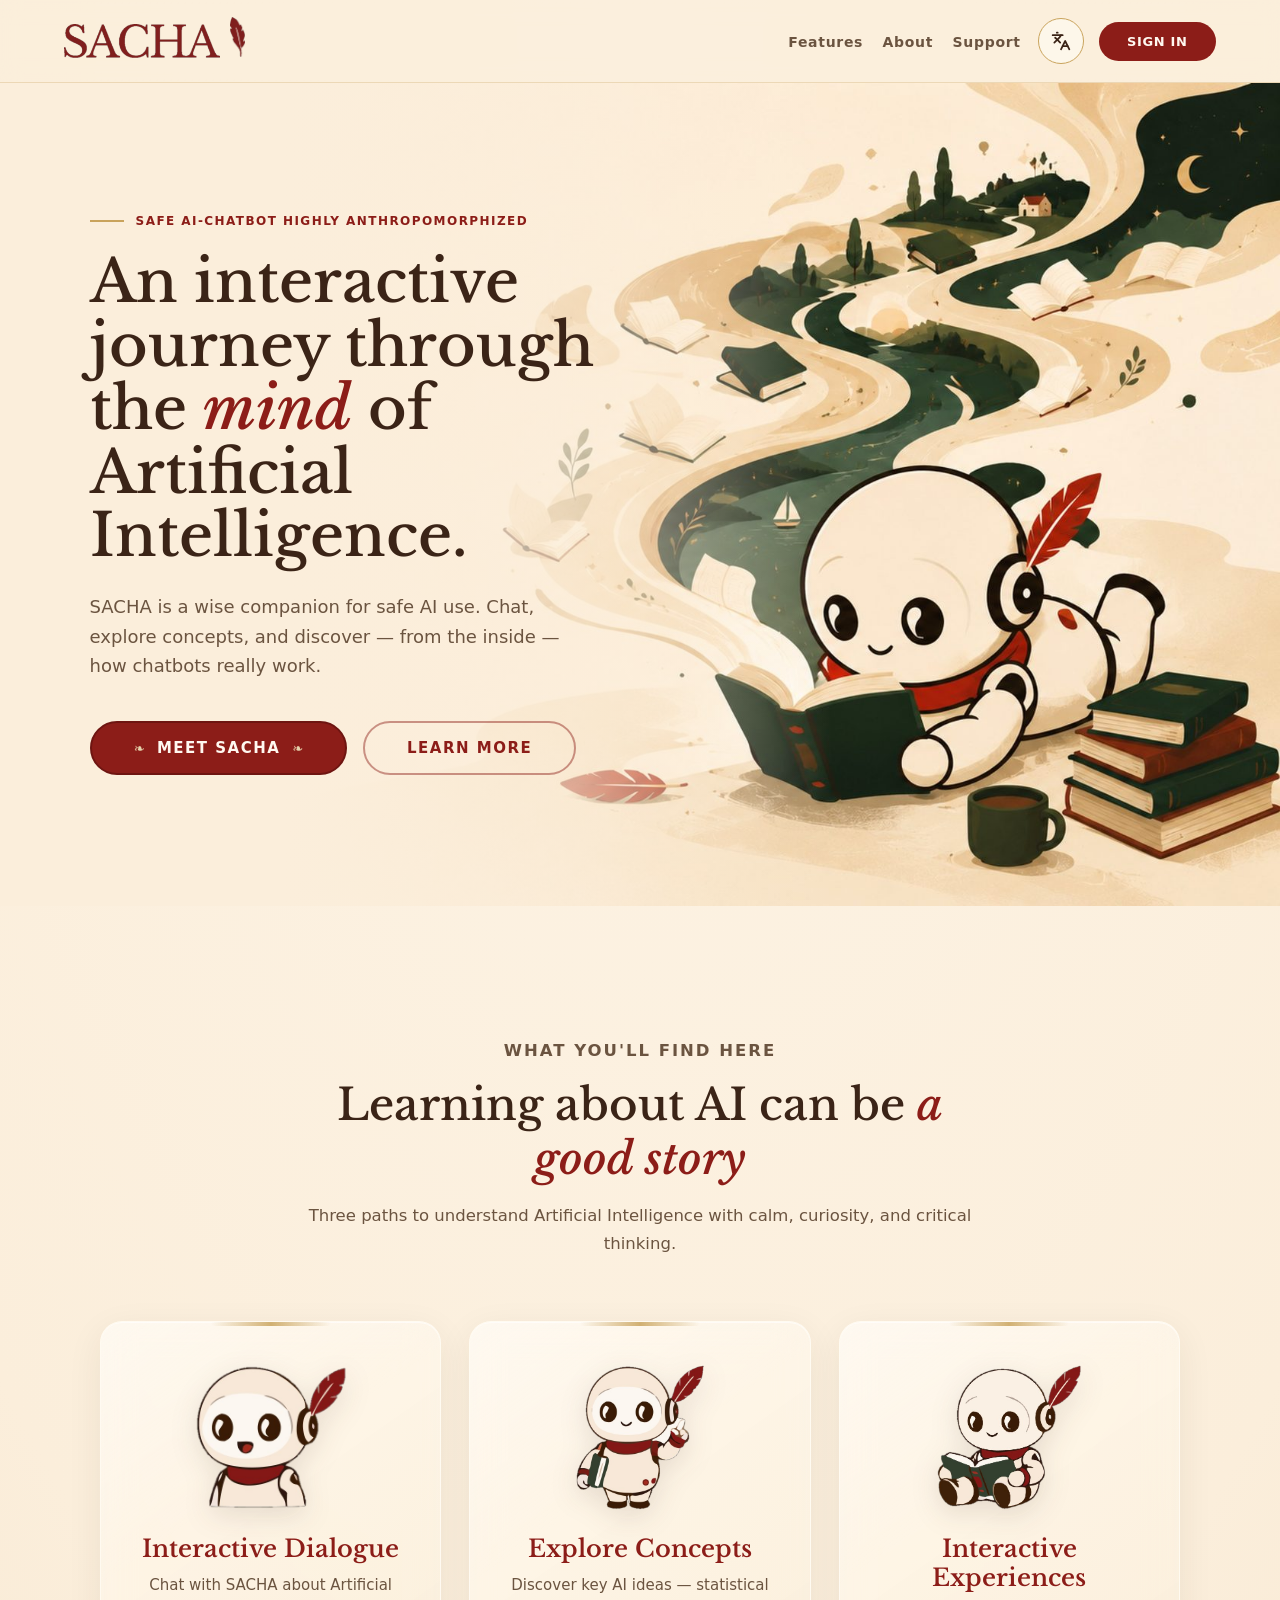
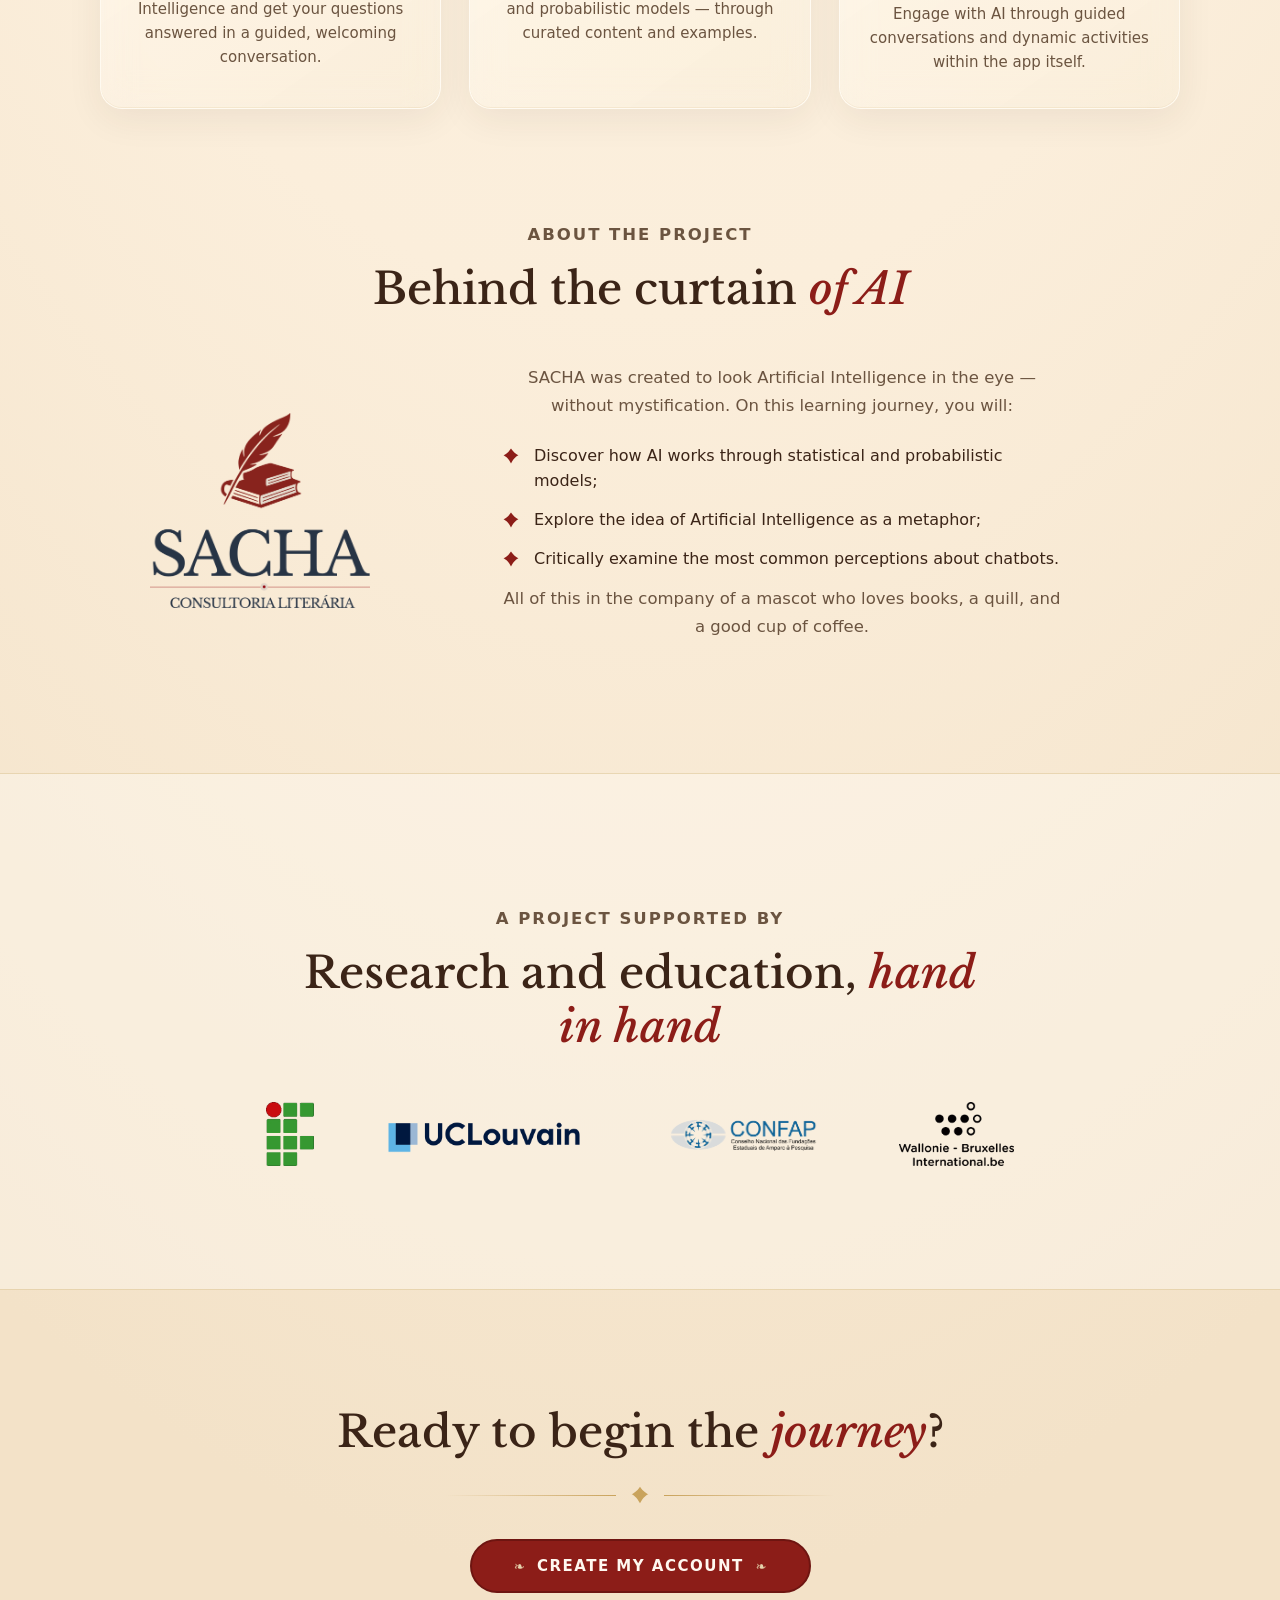
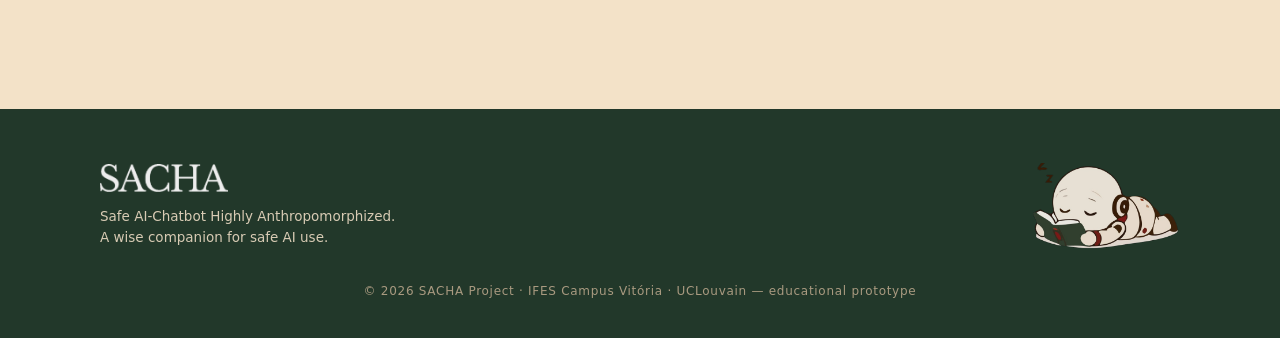
<file: index.html>
<!DOCTYPE html>
<html lang="en">
<head>
<meta charset="UTF-8">
<meta name="viewport" content="width=device-width, initial-scale=1.0">
<title>SACHA — Safe AI-Chatbot Highly Anthropomorphized</title>
<meta name="description" content="SACHA is an educational chatbot: an interactive journey through the mind of Artificial Intelligence.">
<link rel="preconnect" href="https://fonts.googleapis.com">
<link href="https://fonts.googleapis.com/css2?family=Libre+Baskerville:ital,wght@0,400;0,700;1,400&display=swap" rel="stylesheet">
<link rel="stylesheet" href="assets/styles.css">
<link rel="icon" type="image/png" href="assets/avatar.png">
</head>
<body class="paper-bg" data-page="home">

<nav class="nav">
  <a class="brand" href="index.html" data-i18n-aria="nav.home" aria-label="SACHA — home">
    <img class="word" src="assets/logo.png" alt="SACHA">
    <img class="quill" src="assets/feather.png" alt="">
  </a>
  <ul class="nav-links">
    <li class="hide-m"><a href="#recursos" data-i18n="nav.features">Features</a></li>
    <li class="hide-m"><a href="#sobre" data-i18n="nav.about">About</a></li>
    <li class="hide-m"><a href="#apoio" data-i18n="nav.support">Support</a></li>
    <li data-lang-toggle></li>
    <li><a class="btn btn-red" href="login.html" data-i18n="nav.signIn">Sign in</a></li>
  </ul>
</nav>

<header class="hero">
  <div class="hero-fade"></div>
  <div class="hero-inner">
    <p class="eyebrow" data-i18n="hero.eyebrow">Safe AI-Chatbot Highly Anthropomorphized</p>
    <h1 data-i18n-html="hero.title">An interactive journey through the <em>mind</em> of Artificial Intelligence.</h1>
    <p class="lead" data-i18n="hero.lead">
      SACHA is a wise companion for safe AI use. Chat, explore concepts,
      and discover — from the inside — how chatbots really work.
    </p>
    <div class="hero-ctas">
      <a class="btn btn-red" href="login.html" data-i18n="hero.ctaPrimary" data-i18n-wing><span class="wing">❧</span> Meet SACHA <span class="wing">❧</span></a>
      <a class="btn btn-ghost" href="#recursos" data-i18n="hero.ctaSecondary">Learn more</a>
    </div>
  </div>
</header>

<section class="section" id="recursos">
  <div class="section-head">
    <p class="kicker" data-i18n="features.kicker">What you'll find here</p>
    <h2 data-i18n-html="features.title">Learning about AI can be <em>a good story</em></h2>
    <p data-i18n="features.desc">Three paths to understand Artificial Intelligence with calm, curiosity, and critical thinking.</p>
  </div>
  <div class="cards">
    <article class="card">
      <img src="assets/pose-talk.png" data-i18n-alt="card1.alt" alt="SACHA mascot chatting animatedly">
      <h3 data-i18n="card1.title">Interactive Dialogue</h3>
      <p data-i18n="card1.desc">Chat with SACHA about Artificial Intelligence and get your questions answered in a guided, welcoming conversation.</p>
    </article>
    <article class="card">
      <img src="assets/pose-point.png" data-i18n-alt="card2.alt" alt="SACHA mascot pointing upward with a book">
      <h3 data-i18n="card2.title">Explore Concepts</h3>
      <p data-i18n="card2.desc">Discover key AI ideas — statistical and probabilistic models — through curated content and examples.</p>
    </article>
    <article class="card">
      <img src="assets/pose-sit.png" data-i18n-alt="card3.alt" alt="SACHA mascot sitting and reading a book">
      <h3 data-i18n="card3.title">Interactive Experiences</h3>
      <p data-i18n="card3.desc">Engage with AI through guided conversations and dynamic activities within the app itself.</p>
    </article>
  </div>
</section>

<section class="section" id="sobre">
  <div class="section-head" style="margin-bottom:48px">
    <p class="kicker" data-i18n="about.kicker">About the project</p>
    <h2 data-i18n-html="about.title">Behind the curtain <em>of AI</em></h2>
  </div>
  <div class="about">
    <div class="about-side about-side--left">
      <div class="about-brand">
        <img class="about-logo" src="assets/image.png" alt="SACHA — Literary Consultancy">
      </div>
    </div>
    <div class="about-copy">
      <p data-i18n="about.p1">
        SACHA was created to look Artificial Intelligence in the eye — without mystification.
        On this learning journey, you will:
      </p>
      <ul>
        <li><svg width="18" height="18" viewBox="0 0 24 24" fill="currentColor"><path d="M12 2C8 8 4 10 2 11c2 1 6 3 10 11 4-8 8-10 10-11-2-1-6-3-10-9z"/></svg>
          <span data-i18n="about.li1">Discover how AI works through statistical and probabilistic models;</span></li>
        <li><svg width="18" height="18" viewBox="0 0 24 24" fill="currentColor"><path d="M12 2C8 8 4 10 2 11c2 1 6 3 10 11 4-8 8-10 10-11-2-1-6-3-10-9z"/></svg>
          <span data-i18n="about.li2">Explore the idea of Artificial Intelligence as a metaphor;</span></li>
        <li><svg width="18" height="18" viewBox="0 0 24 24" fill="currentColor"><path d="M12 2C8 8 4 10 2 11c2 1 6 3 10 11 4-8 8-10 10-11-2-1-6-3-10-9z"/></svg>
          <span data-i18n="about.li3">Critically examine the most common perceptions about chatbots.</span></li>
      </ul>
      <p data-i18n="about.p2">
        All of this in the company of a mascot who loves books, a quill, and a good cup of coffee.
      </p>
    </div>
  </div>
</section>

<section class="section support" id="apoio">
  <div class="section-head" style="margin-bottom:40px">
    <p class="kicker" data-i18n="support.kicker">A project supported by</p>
    <h2 data-i18n-html="support.title">Research and education, <em>hand in hand</em></h2>
  </div>
  <div class="badges">
    <div class="badge badge-logo"><img src="assets/logo-ifes.png" alt="Instituto Federal do Espírito Santo — Campus Vitória"></div>
    <div class="badge badge-logo"><img src="assets/logo-uclouvain.png" alt="UCLouvain"></div>
    <div class="badge badge-logo"><img src="assets/logo-confap.png" alt="CONFAP"></div>
    <div class="badge badge-logo"><img src="assets/logo-wbi.png" alt="Wallonie-Bruxelles International"></div>
  </div>
</section>

<section class="section cta-final">
  <h2 style="font-family:var(--serif);font-weight:500;font-size:clamp(30px,3.4vw,44px)" data-i18n-html="cta.title">Ready to begin the <em style="color:var(--red)">journey</em>?</h2>
  <div class="ornament">
    <svg width="20" height="20" viewBox="0 0 24 24" fill="currentColor"><path d="M12 2C8 8 4 10 2 11c2 1 6 3 10 11 4-8 8-10 10-11-2-1-6-3-10-9z"/></svg>
  </div>
  <a class="btn btn-red" href="login.html" data-i18n="cta.btn" data-i18n-wing><span class="wing">❧</span> Create my account <span class="wing">❧</span></a>
</section>

<footer class="footer">
  <div class="footer-inner">
    <div>
      <a class="brand" href="index.html"><img class="word" src="assets/logo.png" alt="SACHA"></a>
      <p style="margin-top:14px">
        Safe AI-Chatbot Highly Anthropomorphized.<br>
        <span data-i18n="footer.tagline">A wise companion for safe AI use.</span>
      </p>
    </div>
    <img class="sleep" src="assets/pose-sleep.png" data-i18n-alt="footer.alt" alt="SACHA mascot sleeping on a book">
  </div>
  <small data-i18n="footer.copy">© 2026 SACHA Project · IFES Campus Vitória · UCLouvain — educational prototype</small>
</footer>

<script src="assets/i18n.js"></script>
<script src="assets/app.js"></script>
</body>
</html>
</file>
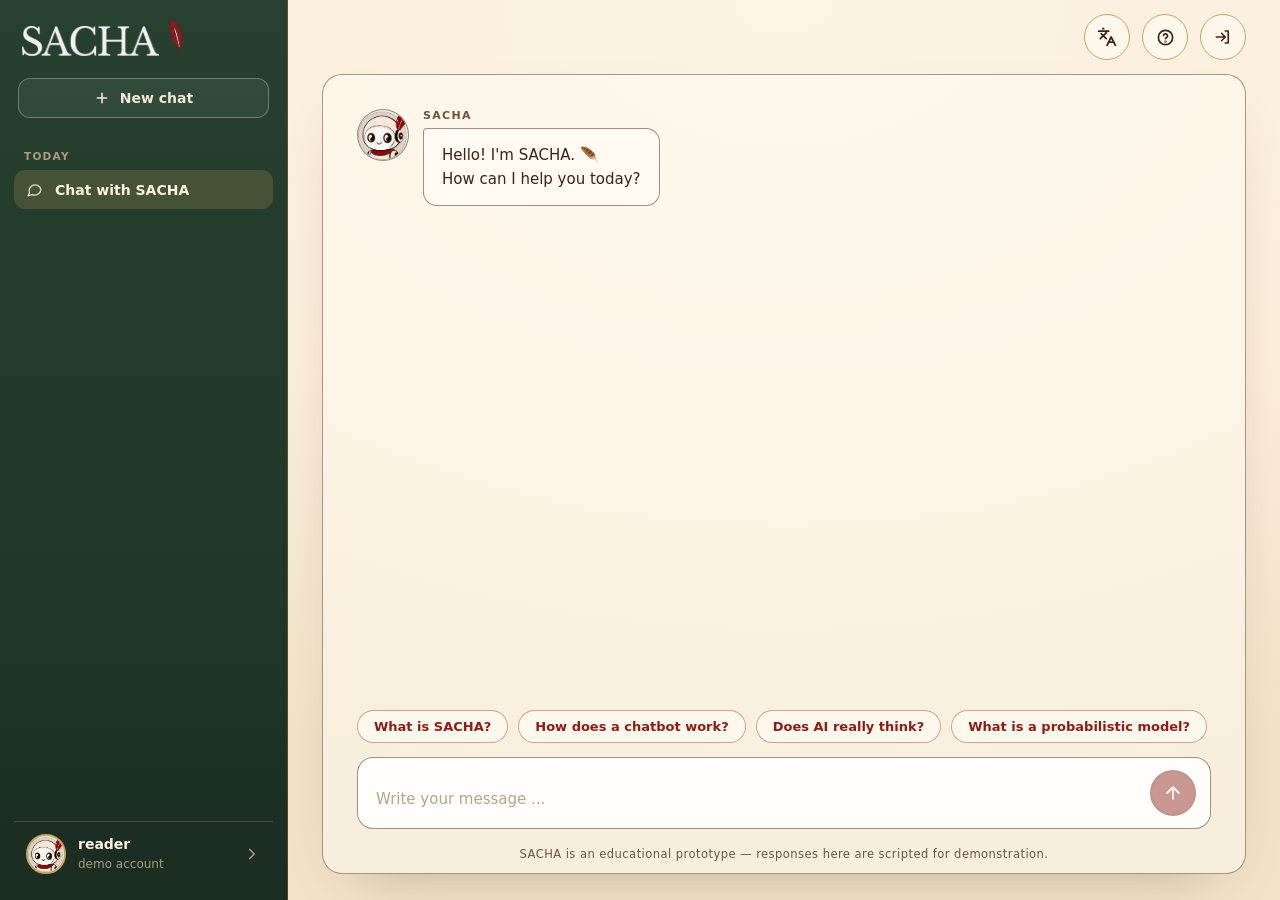
<file: chat.html>
<!DOCTYPE html>
<html lang="en">
<head>
<meta charset="UTF-8">
<meta name="viewport" content="width=device-width, initial-scale=1.0">
<title>Chat with SACHA</title>
<link rel="preconnect" href="https://fonts.googleapis.com">
<link href="https://fonts.googleapis.com/css2?family=Libre+Baskerville:ital,wght@0,400;0,700;1,400&display=swap" rel="stylesheet">
<link rel="stylesheet" href="assets/styles.css">
<link rel="icon" type="image/png" href="assets/avatar.png">
</head>
<body data-page="chat">

<div class="chat-shell">

  <aside class="side" id="sidebar">
    <div class="side-head">
      <a class="brand" href="index.html">
        <img class="word" src="assets/logo.png" alt="SACHA">
        <img class="quill" src="assets/feather.png" alt="">
      </a>
    </div>

    <button class="side-new" id="btnNew">
      <svg width="16" height="16" viewBox="0 0 24 24" fill="none" stroke="currentColor" stroke-width="2.4" stroke-linecap="round"><path d="M12 5v14M5 12h14"/></svg>
      <span data-i18n="chat.newChat">New chat</span>
    </button>

    <nav class="side-nav">
      <p class="side-label" data-i18n="chat.today">Today</p>
      <button class="side-item active">
        <svg width="17" height="17" viewBox="0 0 24 24" fill="none" stroke="currentColor" stroke-width="1.9" stroke-linecap="round" stroke-linejoin="round"><path d="M21 11.5a8.4 8.4 0 0 1-9 8.4 8.9 8.9 0 0 1-3.5-.7L3 21l1.8-4.4A8.4 8.4 0 1 1 21 11.5z"/></svg>
        <span data-i18n="chat.active">Chat with SACHA</span>
      </button>
    </nav>

    <div class="side-user">
      <div class="av"><img src="assets/avatar.png" alt=""></div>
      <div>
        <b id="userName">reader</b>
        <span id="userMail" data-i18n="chat.demoAccount">demo account</span>
      </div>
      <svg width="18" height="18" viewBox="0 0 24 24" fill="none" stroke="currentColor" stroke-width="2.2" stroke-linecap="round" stroke-linejoin="round"><path d="M9 18l6-6-6-6"/></svg>
    </div>
  </aside>
  <div class="side-backdrop" id="backdrop"></div>

  <section class="chat-main">
    <div class="chat-top">
      <a class="icon-btn menu-toggle" id="btnMenu" data-i18n-aria="chat.openMenu" aria-label="Open menu" href="#" style="margin-right:auto">
        <svg width="20" height="20" viewBox="0 0 24 24" fill="none" stroke="currentColor" stroke-width="2.4" stroke-linecap="round"><path d="M4 7h16M4 12h16M4 17h16"/></svg>
      </a>
      <span data-lang-toggle></span>
      <a class="icon-btn" href="intro.html" data-i18n-aria="chat.about" data-i18n-title="chat.about" aria-label="About SACHA" title="About SACHA">
        <svg width="19" height="19" viewBox="0 0 24 24" fill="none" stroke="currentColor" stroke-width="2.1" stroke-linecap="round"><circle cx="12" cy="12" r="9"/><path d="M9.5 9.3a2.6 2.6 0 0 1 5.1.7c0 1.7-2.6 2.2-2.6 3.6"/><circle cx="12" cy="17.3" r=".4" fill="currentColor"/></svg>
      </a>
      <a class="icon-btn" href="index.html" data-i18n-aria="chat.exit" data-i18n-title="chat.exit" aria-label="Leave for home page" title="Leave for home page">
        <svg width="18" height="18" viewBox="0 0 24 24" fill="none" stroke="currentColor" stroke-width="2.1" stroke-linecap="round" stroke-linejoin="round"><path d="M15 4h4v16h-4M10 17l5-5-5-5M15 12H3"/></svg>
      </a>
    </div>

    <div class="chat-panel">
      <div class="msgs" id="msgs" aria-live="polite"></div>

      <div class="suggestions" id="chips">
        <button class="chip" data-i18n="chat.chip1">What is SACHA?</button>
        <button class="chip" data-i18n="chat.chip2">How does a chatbot work?</button>
        <button class="chip" data-i18n="chat.chip3">Does AI really think?</button>
        <button class="chip" data-i18n="chat.chip4">What is a probabilistic model?</button>
      </div>

      <form class="composer" id="composer">
        <textarea id="input" rows="1" data-i18n-placeholder="chat.placeholder" placeholder="Write your message ..." data-i18n-aria="chat.message" aria-label="Message"></textarea>
        <button class="send-btn" id="btnSend" type="submit" data-i18n-aria="chat.send" aria-label="Send" disabled>
          <svg width="20" height="20" viewBox="0 0 24 24" fill="none" stroke="currentColor" stroke-width="2.2" stroke-linecap="round" stroke-linejoin="round"><path d="M12 19V5M5 12l7-7 7 7"/></svg>
        </button>
      </form>
      <p class="composer-note" data-i18n="chat.note">SACHA is an educational prototype — responses here are scripted for demonstration.</p>
    </div>
  </section>
</div>

<div id="toast" role="status"></div>
<script src="assets/i18n.js"></script>
<script src="assets/app.js"></script>
<script>
const msgs = document.getElementById('msgs');
const input = document.getElementById('input');
const composer = document.getElementById('composer');
const btnSend = document.getElementById('btnSend');
const chips = document.getElementById('chips');
const userNameEl = document.getElementById('userName');
let fb = 0;

function isStoredName(name){
  return name && name !== 'leitor(a)' && name !== 'reader';
}

function syncUserName(){
  try{
    const n = sessionStorage.getItem('sachaUser');
    userNameEl.textContent = isStoredName(n) ? n : t('chat.reader');
  }catch(_){
    userNameEl.textContent = t('chat.reader');
  }
}
syncUserName();

function el(html){ const d=document.createElement('div'); d.innerHTML=html.trim(); return d.firstChild; }
function scrollEnd(){ msgs.scrollTop = msgs.scrollHeight; }

function addUser(text){
  msgs.appendChild(el(`
    <div class="msg user">
      <img class="feather-mark" src="assets/feather.png" alt="">
      <div><div class="bubble"></div></div>
    </div>`));
  msgs.lastElementChild.querySelector('.bubble').textContent = text;
  scrollEnd();
}
function addBot(text){
  msgs.appendChild(el(`
    <div class="msg bot">
      <div class="av"><img src="assets/avatar.png" alt=""></div>
      <div><div class="who">SACHA</div><div class="bubble"></div></div>
    </div>`));
  msgs.lastElementChild.querySelector('.bubble').textContent = text;
  scrollEnd();
}
function addTyping(){
  msgs.appendChild(el(`
    <div class="msg bot typing" id="typing">
      <div class="av"><img src="assets/avatar.png" alt=""></div>
      <div><div class="who">SACHA</div><div class="bubble"><span class="dot"></span><span class="dot"></span><span class="dot"></span></div></div>
    </div>`));
  scrollEnd();
}
function removeTyping(){ document.getElementById('typing')?.remove(); }

function reply(text){
  const q = text.toLowerCase();
  for(const item of getChatScript()){
    if(item.k.some(k=>q.includes(k))) return item.r;
  }
  const fallbacks = getChatFallback();
  return fallbacks[(fb++) % fallbacks.length];
}

function send(text){
  text = text.trim();
  if(!text) return;
  addUser(text);
  input.value=''; autoSize(); btnSend.disabled = true;
  setTimeout(addTyping, 350);
  setTimeout(()=>{ removeTyping(); addBot(reply(text)); }, 1300 + Math.random()*800);
}

composer.addEventListener('submit', e=>{ e.preventDefault(); send(input.value); });
input.addEventListener('keydown', e=>{
  if(e.key==='Enter' && !e.shiftKey){ e.preventDefault(); send(input.value); }
});
input.addEventListener('input', ()=>{ btnSend.disabled = !input.value.trim(); autoSize(); });
function autoSize(){ input.style.height='auto'; input.style.height = Math.min(input.scrollHeight,140)+'px'; }

chips.addEventListener('click', e=>{
  if(e.target.classList.contains('chip')) send(e.target.textContent);
});

document.getElementById('btnNew').addEventListener('click', ()=>{
  msgs.innerHTML=''; fb=0; greet(); toast(t('chat.newChatToast'));
});

const sb = document.getElementById('sidebar'), bd = document.getElementById('backdrop');
document.getElementById('btnMenu').addEventListener('click', e=>{
  e.preventDefault(); sb.classList.add('open'); bd.classList.add('show');
});
bd.addEventListener('click', ()=>{ sb.classList.remove('open'); bd.classList.remove('show'); });

function greet(){
  let name='';
  try{ name = sessionStorage.getItem('sachaUser') || ''; }catch(_){}
  if(!isStoredName(name)) name = '';
  addBot(getChatGreet(name));
}

document.addEventListener('sacha:langchange', syncUserName);

greet();
</script>
</body>
</html>
</file>
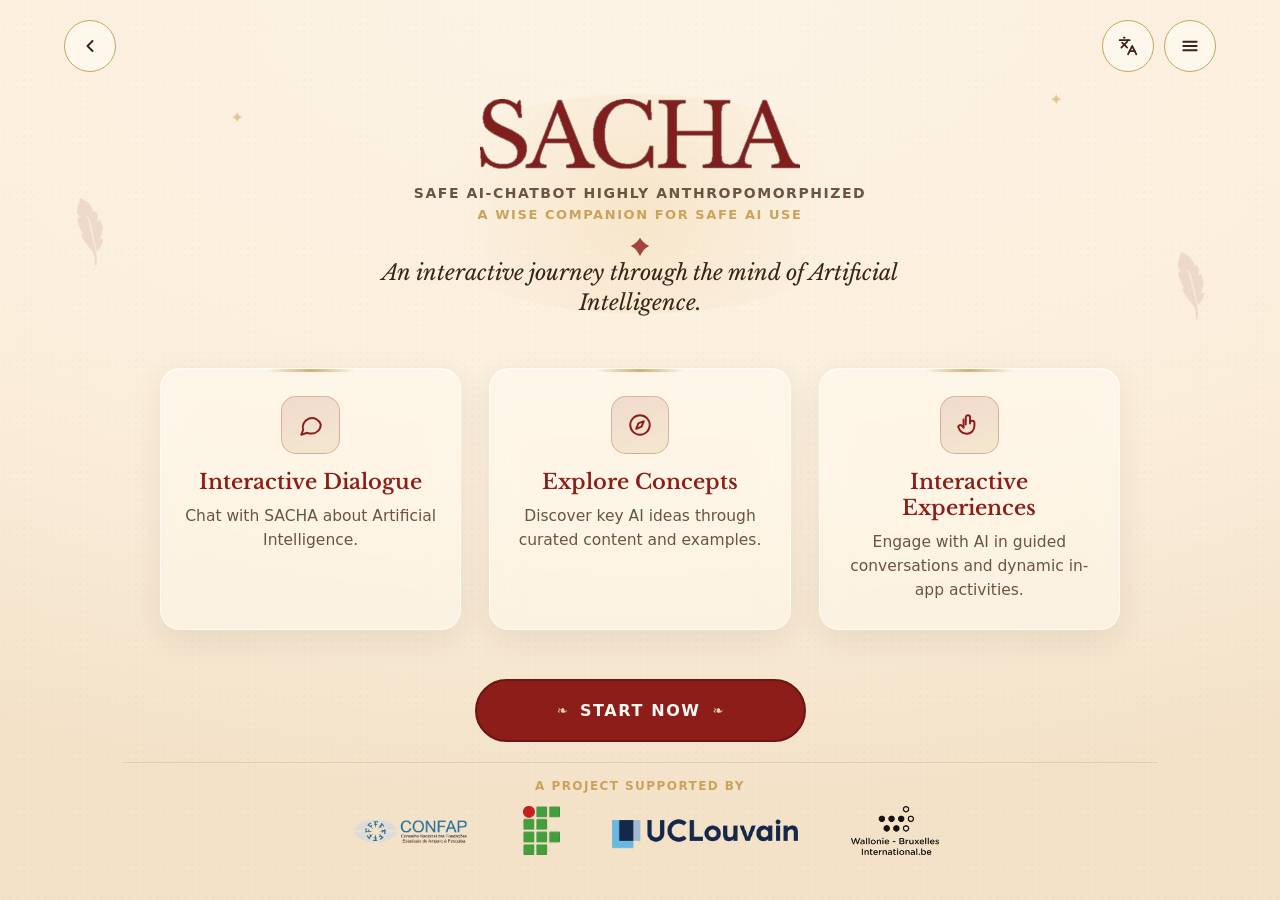
<file: intro.html>
<!DOCTYPE html>
<html lang="en">
<head>
<meta charset="UTF-8">
<meta name="viewport" content="width=device-width, initial-scale=1.0">
<title>Introduction · SACHA</title>
<link rel="preconnect" href="https://fonts.googleapis.com">
<link href="https://fonts.googleapis.com/css2?family=Libre+Baskerville:ital,wght@0,400;0,700;1,400&display=swap" rel="stylesheet">
<link rel="stylesheet" href="assets/styles.css">
<link rel="icon" type="image/png" href="assets/avatar.png">
</head>
<body class="paper-bg" data-page="intro">

<div class="screen">
  <div class="screen-top">
    <a class="icon-btn" href="welcome.html" data-i18n-aria="intro.back" aria-label="Back">
      <svg width="20" height="20" viewBox="0 0 24 24" fill="none" stroke="currentColor" stroke-width="2.4" stroke-linecap="round" stroke-linejoin="round"><path d="M15 18l-6-6 6-6"/></svg>
    </a>
    <div class="screen-top-actions">
      <span data-lang-toggle></span>
      <a class="icon-btn" href="index.html" data-i18n-aria="intro.menu" aria-label="Menu">
        <svg width="20" height="20" viewBox="0 0 24 24" fill="none" stroke="currentColor" stroke-width="2.4" stroke-linecap="round"><path d="M4 7h16M4 12h16M4 17h16"/></svg>
      </a>
    </div>
  </div>

  <img class="drift-feather" src="assets/feather.png" alt="" style="left:6%;top:22%;opacity:.1">
  <img class="drift-feather" src="assets/feather.png" alt="" style="left:92%;top:28%;animation-delay:-3.4s;opacity:.1">
  <span class="sparkle" style="left:18%;top:12%">✦</span>
  <span class="sparkle" style="left:82%;top:10%;animation-delay:-1.6s">✦</span>

  <main class="intro-stage">
    <header class="intro-hero">
      <img class="logo-big" src="assets/logo.png" alt="SACHA">
      <p class="name-sub">Safe AI-Chatbot Highly Anthropomorphized</p>
      <p class="name-tag" data-i18n="intro.tagline">A wise companion for safe AI use</p>
      <div class="intro-ornament">
        <svg width="22" height="22" viewBox="0 0 24 24" fill="currentColor"><path d="M12 2C8 8 4 10 2 11c2 1 6 3 10 11 4-8 8-10 10-11-2-1-6-3-10-9z"/></svg>
      </div>
      <p class="journey" data-i18n="intro.journey">An interactive journey through the mind of Artificial Intelligence.</p>
    </header>

    <div class="feature-list">
      <article class="feature">
        <div class="ic">
          <svg width="26" height="26" viewBox="0 0 24 24" fill="none" stroke="currentColor" stroke-width="1.8" stroke-linecap="round" stroke-linejoin="round"><path d="M21 11.5a8.4 8.4 0 0 1-9 8.4 8.9 8.9 0 0 1-3.5-.7L3 21l1.8-4.4A8.4 8.4 0 1 1 21 11.5z"/></svg>
        </div>
        <h3 data-i18n="intro.f1.title">Interactive Dialogue</h3>
        <p data-i18n="intro.f1.desc">Chat with SACHA about Artificial Intelligence.</p>
      </article>
      <article class="feature">
        <div class="ic">
          <svg width="26" height="26" viewBox="0 0 24 24" fill="none" stroke="currentColor" stroke-width="1.8" stroke-linecap="round" stroke-linejoin="round"><circle cx="12" cy="12" r="9"/><path d="M15.5 8.5l-2 5-5 2 2-5z"/></svg>
        </div>
        <h3 data-i18n="intro.f2.title">Explore Concepts</h3>
        <p data-i18n="intro.f2.desc">Discover key AI ideas through curated content and examples.</p>
      </article>
      <article class="feature">
        <div class="ic">
          <svg width="26" height="26" viewBox="0 0 24 24" fill="none" stroke="currentColor" stroke-width="1.8" stroke-linecap="round" stroke-linejoin="round"><path d="M9 11.5V5a2 2 0 1 1 4 0v5.5"/><path d="M13 10a2 2 0 1 1 4 0v3a7 7 0 0 1-7 7h-.6a7 7 0 0 1-5.4-2.5L2.6 15a1.8 1.8 0 0 1 2.8-2.3L7 14.5V7"/></svg>
        </div>
        <h3 data-i18n="intro.f3.title">Interactive Experiences</h3>
        <p data-i18n="intro.f3.desc">Engage with AI in guided conversations and dynamic in-app activities.</p>
      </article>
    </div>

    <footer class="intro-foot">
      <a class="btn btn-red intro-start-btn" href="chat.html" data-i18n="intro.start" data-i18n-wing>
        <span class="wing">❧</span> Start now <span class="wing">❧</span>
      </a>
      <div class="support-strip">
        <p class="lbl" data-i18n="intro.support">A project supported by</p>
        <div class="badges">
          <div class="badge badge-logo"><img src="assets/logo-confap.png" alt="CONFAP"></div>
          <div class="badge badge-logo"><img src="assets/logo-ifes.png" alt="Instituto Federal do Espírito Santo — Campus Vitória"></div>
          <div class="badge badge-logo"><img src="assets/logo-uclouvain.png" alt="UCLouvain"></div>
          <div class="badge badge-logo"><img src="assets/logo-wbi.png" alt="Wallonie-Bruxelles International"></div>
        </div>
      </div>
    </footer>
  </main>
</div>

<div id="toast" role="status"></div>
<script src="assets/i18n.js"></script>
<script src="assets/app.js"></script>
</body>
</html>
</file>
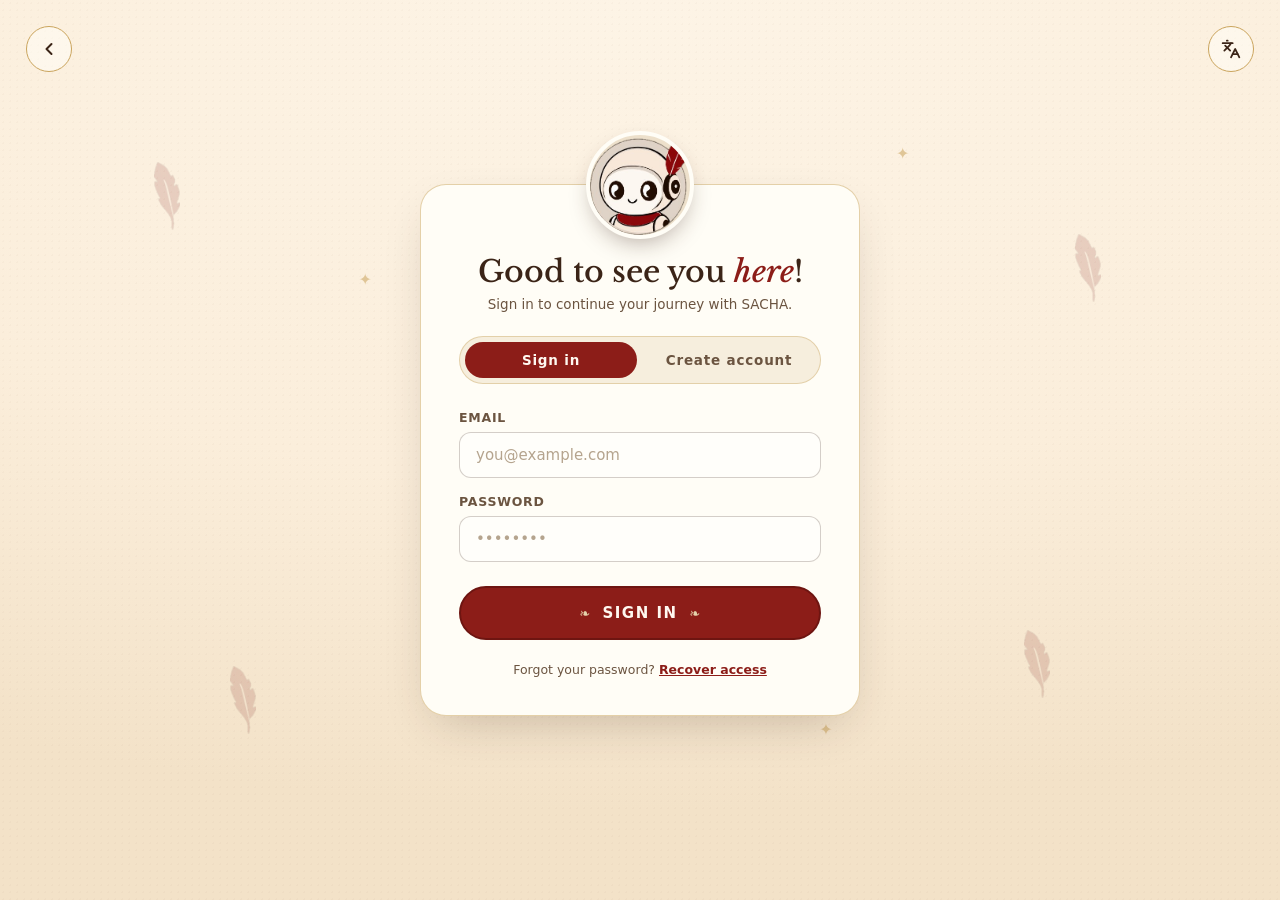
<file: login.html>
<!DOCTYPE html>
<html lang="en">
<head>
<meta charset="UTF-8">
<meta name="viewport" content="width=device-width, initial-scale=1.0">
<title>Sign in · SACHA</title>
<link rel="preconnect" href="https://fonts.googleapis.com">
<link href="https://fonts.googleapis.com/css2?family=Libre+Baskerville:ital,wght@0,400;0,700;1,400&display=swap" rel="stylesheet">
<link rel="stylesheet" href="assets/styles.css">
<link rel="icon" type="image/png" href="assets/avatar.png">
</head>
<body class="paper-bg" data-page="login">

<main class="auth-wrap">
  <a class="icon-btn" href="index.html" data-i18n-aria="auth.back" aria-label="Back to home" style="position:absolute;top:26px;left:26px;z-index:5">
    <svg width="20" height="20" viewBox="0 0 24 24" fill="none" stroke="currentColor" stroke-width="2.4" stroke-linecap="round" stroke-linejoin="round"><path d="M15 18l-6-6 6-6"/></svg>
  </a>
  <div data-lang-toggle></div>

  <img class="drift-feather" src="assets/feather.png" alt="" style="left:12%;top:18%">
  <img class="drift-feather" src="assets/feather.png" alt="" style="left:84%;top:26%;animation-delay:-3s">
  <img class="drift-feather" src="assets/feather.png" alt="" style="left:18%;top:74%;animation-delay:-6s">
  <img class="drift-feather" src="assets/feather.png" alt="" style="left:80%;top:70%;animation-delay:-1.5s">
  <span class="sparkle" style="left:28%;top:30%">✦</span>
  <span class="sparkle" style="left:70%;top:16%;animation-delay:-1.2s">✦</span>
  <span class="sparkle" style="left:64%;top:80%;animation-delay:-2.4s">✦</span>

  <section class="auth-card">
    <img class="auth-avatar" src="assets/avatar.png" alt="SACHA avatar">
    <h1 id="authTitle" data-i18n-html="auth.titleLogin">Good to see you <em>here</em>!</h1>
    <p class="sub" id="authSub" data-i18n="auth.subLogin">Sign in to continue your journey with SACHA.</p>

    <div class="tabs" role="tablist" data-i18n-aria="auth.tabs" aria-label="Sign in or create account">
      <button id="tabLogin" role="tab" aria-selected="true" aria-controls="formLogin" data-i18n="auth.tabLogin">Sign in</button>
      <button id="tabSignup" role="tab" aria-selected="false" aria-controls="formSignup" data-i18n="auth.tabSignup">Create account</button>
    </div>

    <form id="formLogin" novalidate>
      <div class="field">
        <label for="lEmail" data-i18n="auth.email">Email</label>
        <input id="lEmail" type="email" data-i18n-placeholder="auth.emailPh" placeholder="you@example.com" autocomplete="email" required>
      </div>
      <div class="field">
        <label for="lPass" data-i18n="auth.password">Password</label>
        <input id="lPass" type="password" data-i18n-placeholder="auth.passPh" placeholder="••••••••" autocomplete="current-password" required>
      </div>
      <button class="btn btn-red" type="submit" data-i18n="auth.submitLogin" data-i18n-wing><span class="wing">❧</span> Sign in <span class="wing">❧</span></button>
      <p class="auth-foot" data-i18n-html="auth.forgot">Forgot your password? <a href="#" data-i18n-forgot-link>Recover access</a></p>
    </form>

    <form id="formSignup" class="hidden" novalidate>
      <div class="field">
        <label for="sName" data-i18n="auth.name">Name</label>
        <input id="sName" type="text" data-i18n-placeholder="auth.namePh" placeholder="What should we call you?" autocomplete="name" required>
      </div>
      <div class="field">
        <label for="sEmail" data-i18n="auth.email">Email</label>
        <input id="sEmail" type="email" data-i18n-placeholder="auth.emailPh" placeholder="you@example.com" autocomplete="email" required>
      </div>
      <div class="field">
        <label for="sPass" data-i18n="auth.password">Password</label>
        <input id="sPass" type="password" data-i18n-placeholder="auth.passNewPh" placeholder="At least 8 characters" autocomplete="new-password" minlength="8" required>
      </div>
      <button class="btn btn-green" type="submit" data-i18n="auth.submitSignup" data-i18n-wing><span class="wing">❧</span> Create account <span class="wing">❧</span></button>
      <p class="auth-foot" data-i18n="auth.terms">By continuing, you agree to explore AI with curiosity and critical thinking. ✦</p>
    </form>
  </section>
</main>

<div id="toast" role="status"></div>
<script src="assets/i18n.js"></script>
<script src="assets/app.js"></script>
<script>initAuthTabs();</script>
</body>
</html>
</file>
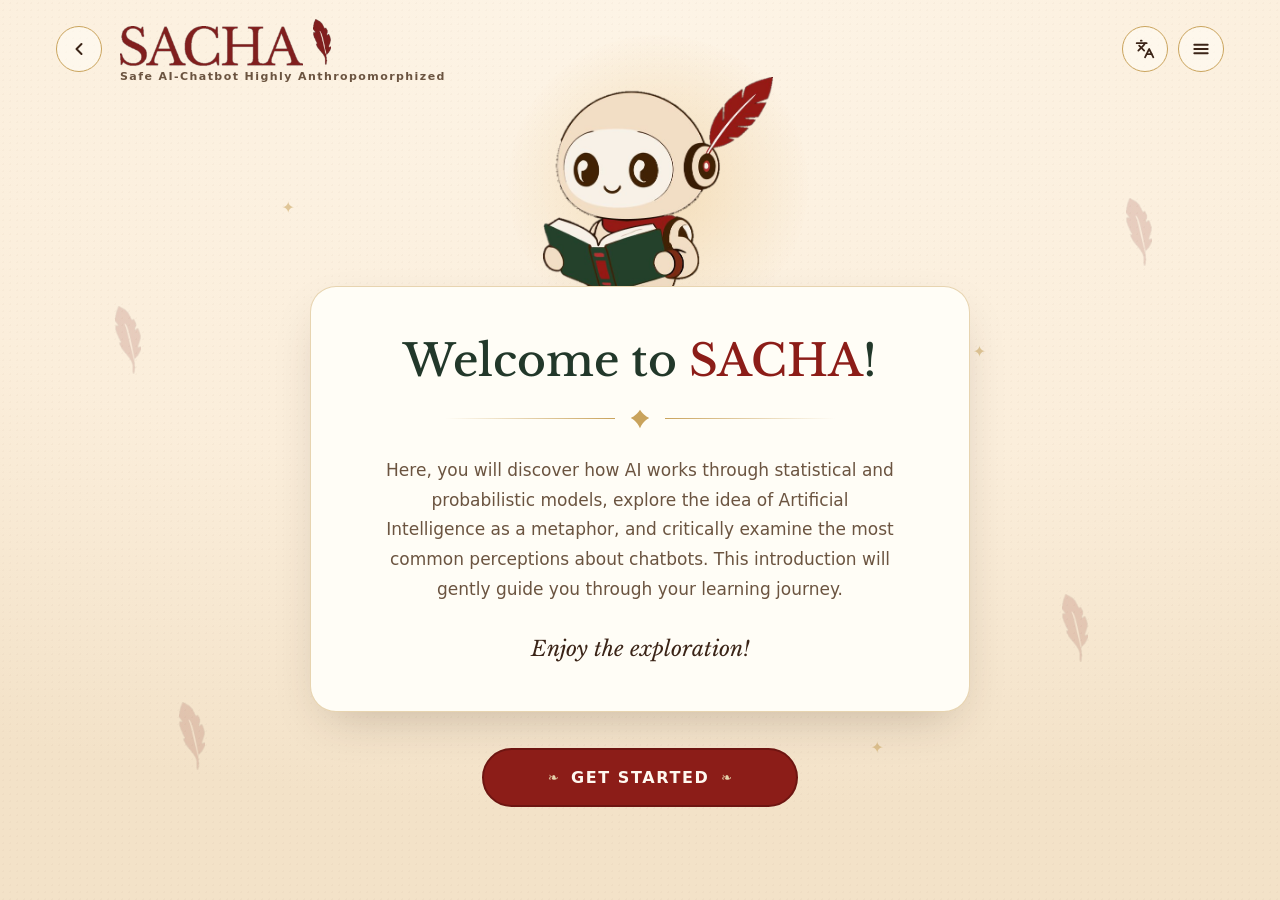
<file: welcome.html>
<!DOCTYPE html>
<html lang="en">
<head>
<meta charset="UTF-8">
<meta name="viewport" content="width=device-width, initial-scale=1.0">
<title>Welcome · SACHA</title>
<link rel="preconnect" href="https://fonts.googleapis.com">
<link href="https://fonts.googleapis.com/css2?family=Libre+Baskerville:ital,wght@0,400;0,700;1,400&display=swap" rel="stylesheet">
<link rel="stylesheet" href="assets/styles.css">
<link rel="icon" type="image/png" href="assets/avatar.png">
</head>
<body class="paper-bg" data-page="welcome">

<div class="screen">
  <div class="screen-top">
    <div style="display:flex;align-items:flex-start;gap:18px">
      <a class="icon-btn" href="login.html" data-i18n-aria="welcome.back" aria-label="Back">
        <svg width="20" height="20" viewBox="0 0 24 24" fill="none" stroke="currentColor" stroke-width="2.4" stroke-linecap="round" stroke-linejoin="round"><path d="M15 18l-6-6 6-6"/></svg>
      </a>
      <div>
        <a class="brand" href="index.html">
          <img class="word" src="assets/logo.png" alt="SACHA" style="height:40px">
          <img class="quill" src="assets/feather.png" alt="" style="height:46px">
        </a>
        <p class="brand-sub">Safe AI-Chatbot Highly Anthropomorphized</p>
      </div>
    </div>
    <div style="display:flex;gap:10px;align-items:flex-start">
      <span data-lang-toggle></span>
      <a class="icon-btn" href="index.html" data-i18n-aria="welcome.menu" aria-label="Menu">
        <svg width="20" height="20" viewBox="0 0 24 24" fill="none" stroke="currentColor" stroke-width="2.4" stroke-linecap="round"><path d="M4 7h16M4 12h16M4 17h16"/></svg>
      </a>
    </div>
  </div>

  <img class="drift-feather" src="assets/feather.png" alt="" style="left:9%;top:34%">
  <img class="drift-feather" src="assets/feather.png" alt="" style="left:88%;top:22%;animation-delay:-4s">
  <img class="drift-feather" src="assets/feather.png" alt="" style="left:14%;top:78%;animation-delay:-2s">
  <img class="drift-feather" src="assets/feather.png" alt="" style="left:83%;top:66%;animation-delay:-6.5s">
  <span class="sparkle" style="left:22%;top:22%">✦</span>
  <span class="sparkle" style="left:76%;top:38%;animation-delay:-1.4s">✦</span>
  <span class="sparkle" style="left:30%;top:62%;animation-delay:-2.2s">✦</span>
  <span class="sparkle" style="left:68%;top:82%;animation-delay:-.8s">✦</span>

  <main class="welcome-stage">
    <div class="welcome-art">
      <img src="assets/mascot.png" data-i18n-alt="welcome.alt" alt="SACHA mascot reading a book">
    </div>

    <section class="welcome-card">
      <h1 data-i18n-html="welcome.title">Welcome to <em>SACHA</em>!</h1>
      <div class="ornament">
        <svg width="22" height="22" viewBox="0 0 24 24" fill="currentColor"><path d="M12 2C8 8 4 10 2 11c2 1 6 3 10 11 4-8 8-10 10-11-2-1-6-3-10-9z"/></svg>
      </div>
      <p data-i18n="welcome.body">
        Here, you will discover how AI works through statistical and probabilistic models, explore the idea of Artificial Intelligence as a metaphor, and critically examine the most common perceptions about chatbots. This introduction will gently guide you through your learning journey.
      </p>
      <p class="enjoy" data-i18n="welcome.enjoy">Enjoy the exploration!</p>
    </section>

    <div class="btn-row">
      <a class="btn btn-red" href="intro.html" style="padding:18px 64px;font-size:16px" data-i18n="welcome.start" data-i18n-wing>
        <span class="wing">❧</span> Get started <span class="wing">❧</span>
      </a>
    </div>
  </main>
</div>

<script src="assets/i18n.js"></script>
<script src="assets/app.js"></script>
</body>
</html>
</file>
<file: assets/styles.css>
/* ============================================================
   SACHA · Safe AI-Chatbot Highly Anthropomorphized
   Identidade: creme papel · vermelho tinta · verde livro · dourado
   ============================================================ */
:root{
  --cream:#FBEEDB;
  --cream-soft:#F8F1E3;
  --paper:#FFFDF6;
  --red:#8C1D18;
  --red-dark:#6E1511;
  --green:#2E4A38;
  --green-dark:#22382A;
  --brown:#3B2417;
  --brown-soft:#6B5440;
  --gold:#C9A35C;
  --gold-soft:#E5D3AC;
  --shadow:0 18px 50px -18px rgba(59,36,23,.28);
  --ring:0 0 0 3px rgba(201,163,92,.45);
  --serif:'Libre Baskerville',Georgia,serif;
  --sans:ui-sans-serif,system-ui,-apple-system,'Segoe UI',sans-serif;
}
*{margin:0;padding:0;box-sizing:border-box}
html{scroll-behavior:smooth}
body{
  font-family:var(--sans);color:var(--brown);background:var(--cream);
  -webkit-font-smoothing:antialiased;min-height:100vh;
}
img{max-width:100%;display:block;user-select:none;-webkit-user-drag:none}
a{color:inherit}
button{font:inherit;cursor:pointer}
:focus-visible{outline:none;box-shadow:var(--ring);border-radius:6px}

/* paper grain + vignette */
.paper-bg{
  background:
    radial-gradient(ellipse 120% 90% at 50% 0%, #FDF4E6 0%, var(--cream) 60%, #F3E2C8 100%);
  position:relative;
}
.paper-bg::before{
  content:"";position:fixed;inset:0;pointer-events:none;z-index:0;opacity:.45;
  background-image:radial-gradient(rgba(74,46,30,.05) 1px, transparent 1px);
  background-size:7px 7px;
}

/* ---------- ornaments ---------- */
.ornament{display:flex;align-items:center;gap:14px;justify-content:center;color:var(--gold)}
.ornament::before,.ornament::after{
  content:"";height:1px;flex:1;max-width:170px;
  background:linear-gradient(90deg,transparent,var(--gold));
}
.ornament::after{background:linear-gradient(90deg,var(--gold),transparent)}
.ornament svg{flex:none}

.sparkle{position:absolute;color:var(--gold);opacity:.55;animation:tw 3.6s ease-in-out infinite}
@keyframes tw{0%,100%{opacity:.18;transform:scale(.8)}50%{opacity:.7;transform:scale(1.06)}}
.drift-feather{position:absolute;width:26px;opacity:.16;pointer-events:none;animation:drift 9s ease-in-out infinite}
@keyframes drift{0%,100%{transform:translate(0,0) rotate(-12deg)}50%{transform:translate(14px,-22px) rotate(10deg)}}

/* ---------- buttons ---------- */
.btn{
  display:inline-flex;align-items:center;justify-content:center;gap:12px;
  border:none;border-radius:999px;padding:16px 42px;
  font-family:var(--sans);font-weight:700;font-size:15px;letter-spacing:.1em;text-transform:uppercase;
  text-decoration:none;transition:transform .18s ease, box-shadow .18s ease, background .18s;
  will-change:transform;
}
.btn-red{
  background:var(--red);
  color:#FFF8F0;border:2px solid var(--red-dark);
  box-shadow:none;
}
.btn-red:hover{transform:translateY(-2px);background:var(--red-dark);box-shadow:none}
.btn-red .wing{color:var(--gold-soft);font-size:13px;letter-spacing:0}
.btn-ghost{
  background:transparent;color:var(--red);border:2px solid rgba(140,29,24,.45);
  box-shadow:none;
}
.btn-ghost:hover{background:rgba(140,29,24,.07);transform:translateY(-2px)}
.btn-green{
  background:linear-gradient(180deg,#3A5C46,var(--green) 60%,var(--green-dark));
  color:#F2EAD6;border:2px solid var(--green-dark);
  box-shadow:0 12px 26px -10px rgba(34,56,42,.55);
}
.btn-green:hover{transform:translateY(-2px)}

/* ---------- brand lockup ---------- */
.brand{display:flex;align-items:center;gap:10px;text-decoration:none}
.brand img.word{height:34px;width:auto}
.brand img.quill{height:40px;width:auto;margin-top:-8px}
.brand-sub{
  font-family:var(--sans);font-size:11px;font-weight:700;letter-spacing:.13em;
  color:var(--brown-soft);margin-top:4px;
}

/* ============================================================
   LANDING
   ============================================================ */
.nav{
  position:sticky;top:0;z-index:50;
  display:flex;align-items:center;justify-content:space-between;
  padding:18px clamp(20px,5vw,64px);
  background:rgba(251,238,219,.82);backdrop-filter:blur(10px);
  border-bottom:1px solid rgba(201,163,92,.3);
}
.nav-links{display:flex;align-items:center;gap:clamp(8px,1.2vw,16px);list-style:none}
.nav-links a{
  text-decoration:none;font-weight:700;font-size:14px;letter-spacing:.05em;color:var(--brown-soft);
  padding:6px 2px;border-bottom:2px solid transparent;transition:color .2s,border-color .2s;
}
.nav-links a:hover{color:var(--red);border-color:var(--gold)}
.nav-links a.btn-red,.nav-links a.btn-red:hover{color:#FFF8F0;border-color:transparent}
.nav .btn{padding:10px 26px;font-size:13px}

.hero{
  position:relative;min-height:calc(100vh - 77px);
  background:url('hero-wide.jpg') right center / cover no-repeat;
  display:flex;align-items:center;
}
.hero-inner{
  position:relative;z-index:2;max-width:560px;
  margin-left:clamp(20px,7vw,110px);padding:70px 0;
}
.hero .eyebrow{
  font-size:12px;font-weight:800;letter-spacing:.12em;text-transform:uppercase;color:var(--red);
  display:flex;align-items:center;gap:12px;margin-bottom:22px;
}
.hero .eyebrow::before{content:"";width:34px;height:2px;background:var(--gold)}
.hero h1{
  font-family:var(--serif);font-weight:500;
  font-size:clamp(38px,4.6vw,62px);line-height:1.08;color:var(--brown);
  margin-bottom:24px;
}
.hero h1 em{font-style:italic;color:var(--red)}
.hero p.lead{font-size:18px;line-height:1.65;color:var(--brown-soft);margin-bottom:40px;max-width:480px}
.hero-ctas{display:flex;flex-wrap:wrap;gap:16px}
.hero-fade{
  position:absolute;inset:0;z-index:1;
  background:linear-gradient(90deg,var(--cream) 22%,rgba(251,238,219,.65) 45%,transparent 65%);
}

.section{padding:clamp(70px,9vw,120px) clamp(20px,6vw,80px);position:relative}
#recursos{padding-bottom:clamp(28px,4vw,48px)}
#sobre{padding-top:clamp(28px,4vw,48px)}
.section-head{text-align:center;max-width:680px;margin:0 auto 64px}
.kicker{
  font-size:10.5px;font-weight:600;letter-spacing:.12em;text-transform:uppercase;
  color:var(--gold);margin-bottom:14px;
}
.section-head .kicker{margin-bottom:14px}
.section-head h2{font-family:var(--serif);font-size:clamp(30px,3.4vw,44px);font-weight:500;color:var(--brown)}
.section-head h2 em{font-style:italic;color:var(--red)}
.section-head p{margin-top:16px;color:var(--brown-soft);font-size:16.5px;line-height:1.65}

.cards{display:grid;grid-template-columns:repeat(auto-fit,minmax(270px,1fr));gap:28px;max-width:1080px;margin:0 auto}
.card{
  position:relative;overflow:hidden;border-radius:22px;
  padding:40px 30px 34px;text-align:center;
  background:rgba(255,253,246,.38);
  backdrop-filter:blur(16px) saturate(1.2);
  -webkit-backdrop-filter:blur(16px) saturate(1.2);
  border:1px solid rgba(255,253,246,.72);
  box-shadow:
    0 10px 36px rgba(59,36,23,.07),
    inset 0 1px 0 rgba(255,255,255,.62),
    inset 0 -1px 0 rgba(201,163,92,.14);
  transition:transform .28s ease, background .28s ease, border-color .28s ease, box-shadow .28s ease;
}
.card::before{
  content:"";position:absolute;inset:0;border-radius:inherit;pointer-events:none;
  background:linear-gradient(145deg, rgba(255,255,255,.42) 0%, rgba(255,255,255,.06) 42%, rgba(201,163,92,.07) 100%);
}
.card:hover{
  transform:translateY(-5px);
  background:rgba(255,253,246,.52);
  border-color:rgba(201,163,92,.38);
  box-shadow:
    0 16px 44px rgba(59,36,23,.1),
    inset 0 1px 0 rgba(255,255,255,.78),
    inset 0 -1px 0 rgba(201,163,92,.18);
}
.card::after{
  content:"";position:absolute;left:50%;top:0;z-index:1;width:120px;height:4px;transform:translateX(-50%);
  background:linear-gradient(90deg,transparent,rgba(201,163,92,.85),transparent);border-radius:0 0 4px 4px;
}
.card img{
  position:relative;z-index:1;
  height:150px;width:auto;margin:0 auto 22px;
  filter:drop-shadow(0 8px 14px rgba(59,36,23,.12));
}
.card h3,.card p{position:relative;z-index:1}
.card h3{font-family:var(--serif);font-size:24px;font-weight:600;color:var(--red);margin-bottom:10px}
.card p{font-size:15px;line-height:1.6;color:var(--brown-soft)}

.about{
  display:grid;
  grid-template-columns:minmax(120px,220px) minmax(0,1fr);
  gap:clamp(28px,5vw,64px);
  align-items:center;max-width:980px;margin:0 auto;
}
.about-side{display:flex;align-items:center;justify-content:center}
.about-side--left{justify-content:center}
.about-copy{text-align:center;max-width:560px;margin:0 auto}
.about-brand{
  position:relative;z-index:1;width:100%;max-width:220px;
}
.about-logo{display:block;width:100%;height:auto}
.about-copy p{color:var(--brown-soft);line-height:1.7;font-size:16.5px;margin-bottom:16px}
.about ul{
  list-style:none;margin:8px auto 0;display:inline-block;text-align:left;
}
.about li{
  display:flex;gap:14px;align-items:flex-start;margin-bottom:14px;
  font-size:16px;line-height:1.55;color:var(--brown);
}
.about li svg{flex:none;margin-top:3px;color:var(--red)}

.support{
  background:rgba(255,253,246,.38);
  border-top:1px solid rgba(201,163,92,.35);border-bottom:1px solid rgba(201,163,92,.35);
}
.badges{display:flex;flex-wrap:wrap;justify-content:center;align-items:center;gap:28px 36px;max-width:1000px;margin:0 auto}
.badge{
  background:var(--paper);border:1px solid rgba(59,36,23,.14);border-radius:14px;
  padding:18px 28px;text-align:center;min-width:200px;box-shadow:0 8px 22px -14px rgba(59,36,23,.35);
}
.badge b{display:block;font-size:15px;color:var(--brown);letter-spacing:.02em}
.badge span{font-size:12.5px;color:var(--brown-soft)}
.badge-logo{
  display:flex;align-items:center;justify-content:center;
  background:transparent;border:none;box-shadow:none;
  padding:8px 12px;min-width:0;
}
.badge-logo img{height:auto;width:auto;max-height:72px;max-width:min(220px,42vw);object-fit:contain}
.support .badge-logo img{max-height:64px}

.cta-final{text-align:center}
.cta-final h2 em{color:var(--red)}
.cta-final .ornament{margin:26px auto 34px;max-width:520px}

.footer{
  background:var(--green-dark);color:#D8CBB4;
  padding:54px clamp(20px,6vw,80px) 40px;position:relative;overflow:hidden;
}
.footer-inner{
  max-width:1080px;margin:0 auto;display:flex;flex-wrap:wrap;gap:34px;
  align-items:center;justify-content:space-between;
}
.footer .brand img.word{filter:brightness(0) invert(.93);height:28px}
.footer p{font-size:13.5px;line-height:1.6;max-width:420px}
.footer .sleep{width:150px;opacity:.92}
.footer small{display:block;text-align:center;margin-top:34px;font-size:12px;color:#A99A80;letter-spacing:.06em}

/* ============================================================
   AUTH (login / cadastro)
   ============================================================ */
.auth-wrap{
  min-height:100vh;display:flex;align-items:center;justify-content:center;
  padding:46px 18px;position:relative;overflow:hidden;
}
.auth-card{
  position:relative;z-index:2;width:min(440px,100%);
  background:var(--paper);border:1px solid rgba(201,163,92,.5);border-radius:26px;
  box-shadow:var(--shadow);padding:0 38px 38px;text-align:center;
}
.auth-avatar{
  width:108px;height:108px;margin:-54px auto 14px;border-radius:50%;
  border:4px solid var(--paper);box-shadow:0 10px 24px -8px rgba(59,36,23,.4);
  background:#EDE0CB;
}
.auth-card h1{font-family:var(--serif);font-weight:500;font-size:30px;color:var(--brown)}
.auth-card h1 em{font-style:italic;color:var(--red)}
.auth-card .sub{font-size:13.5px;color:var(--brown-soft);margin:6px 0 24px}

.tabs{
  display:grid;grid-template-columns:1fr 1fr;gap:6px;margin-bottom:26px;
  background:rgba(201,163,92,.16);border:1px solid rgba(201,163,92,.4);
  border-radius:999px;padding:5px;
}
.tabs button{
  border:none;background:transparent;border-radius:999px;padding:10px 0;
  font-weight:800;font-size:13.5px;letter-spacing:.06em;color:var(--brown-soft);
  transition:background .2s,color .2s;
}
.tabs button[aria-selected="true"]{
  background:var(--red);color:#FFF8F0;
  box-shadow:none;
}

.field{margin-bottom:16px;text-align:left}
.field label{display:block;font-size:12.5px;font-weight:800;letter-spacing:.06em;color:var(--brown-soft);margin-bottom:7px;text-transform:uppercase}
.field input{
  width:100%;border:1.5px solid rgba(59,36,23,.22);border-radius:12px;
  background:#FFFEFA;padding:13px 16px;font:inherit;font-size:15px;color:var(--brown);
  transition:border-color .2s, box-shadow .2s;
}
.field input::placeholder{color:#B5A48E}
.field input:focus{outline:none;border-color:var(--gold);box-shadow:var(--ring)}
.auth-card .btn{width:100%;margin-top:8px}
.auth-foot{margin-top:22px;font-size:12.5px;color:var(--brown-soft)}
.auth-foot a{color:var(--red);font-weight:700}
.hidden{display:none !important}

/* ============================================================
   WELCOME + INTRO
   ============================================================ */
.screen{
  min-height:100vh;position:relative;overflow:hidden;
  display:flex;flex-direction:column;
}
.screen-top{
  display:flex;align-items:flex-start;justify-content:space-between;
  padding:26px clamp(20px,4.5vw,56px) 0;position:relative;z-index:5;
}
.screen-top-actions{display:flex;gap:10px;align-items:flex-start}
.icon-btn{
  width:46px;height:46px;border-radius:50%;border:1.6px solid var(--gold);
  background:rgba(255,253,246,.55);display:flex;align-items:center;justify-content:center;
  color:var(--brown);transition:background .2s;text-decoration:none;
}
button.icon-btn{font:inherit;padding:0;cursor:pointer}
.icon-btn:hover{background:rgba(201,163,92,.18)}

.welcome-stage{
  position:relative;z-index:2;flex:1;display:flex;flex-direction:column;align-items:center;
  padding:0 18px 60px;
}
.welcome-art{position:relative;margin-top:-6px;transform:translateX(18px)}
.welcome-art::before{
  content:"";position:absolute;left:50%;top:46%;transform:translate(-50%,-50%);
  width:300px;height:300px;border-radius:50%;
  background:radial-gradient(circle, #F3DCB7 0%, rgba(243,220,183,0) 72%);
}
.welcome-art img{position:relative;width:230px}
.welcome-card{
  position:relative;width:min(660px,100%);margin-top:-26px;
  background:var(--paper);border:1px solid rgba(201,163,92,.45);border-radius:26px;
  box-shadow:var(--shadow);padding:46px clamp(26px,6vw,70px) 44px;text-align:center;
}
.welcome-card h1{
  font-family:var(--serif);font-weight:500;
  font-size:clamp(22px,3.6vw,44px);color:var(--green-dark);
  white-space:nowrap;
}
.welcome-card h1 em{font-style:normal;color:var(--red)}
.welcome-card .ornament{margin:20px 0 26px}
.welcome-card p{font-size:17px;line-height:1.75;color:var(--brown-soft)}
.welcome-card .enjoy{font-family:var(--serif);font-style:italic;font-size:21px;color:var(--brown);margin-top:26px}
.screen .btn-row{display:flex;justify-content:center;margin:36px 0 14px;position:relative;z-index:2}

/* intro */
.intro-stage{
  position:relative;z-index:2;flex:1;display:flex;flex-direction:column;align-items:center;
  padding:24px 18px 70px;text-align:center;
}
.intro-stage .logo-big{width:min(380px,72vw);margin-top:14px}
.intro-stage .name-sub{
  font-family:var(--sans);font-weight:800;letter-spacing:.12em;text-transform:uppercase;
  color:var(--green);font-size:clamp(13px,1.6vw,16px);margin-top:18px;
}
.intro-stage .name-tag{font-size:13px;font-weight:700;letter-spacing:.12em;color:var(--gold);margin-top:6px;text-transform:uppercase}
.intro-stage .journey{
  font-family:var(--serif);font-size:clamp(20px,2.6vw,27px);font-style:italic;color:var(--brown);
  margin:30px 0 8px;
}
.feature-list{
  width:min(640px,100%);margin:30px auto 6px;text-align:left;
  display:flex;flex-direction:column;gap:22px;
}
.feature{
  display:flex;gap:20px;align-items:flex-start;
  background:var(--paper);border:1px solid rgba(201,163,92,.4);border-radius:18px;
  padding:22px 26px;box-shadow:0 10px 30px -18px rgba(59,36,23,.3);
}
.feature .ic{
  flex:none;width:52px;height:52px;border-radius:14px;
  background:linear-gradient(160deg,rgba(140,29,24,.12),rgba(201,163,92,.18));
  border:1px solid rgba(140,29,24,.25);
  display:flex;align-items:center;justify-content:center;color:var(--red);
}
.feature h3{font-family:var(--serif);font-size:21px;font-weight:600;color:var(--brown);margin-bottom:5px}
.feature p{font-size:14.5px;line-height:1.6;color:var(--brown-soft)}
.support-strip{margin-top:46px;position:relative;z-index:2;text-align:center}
.support-strip .lbl{font-size:10.5px;font-weight:600;letter-spacing:.12em;text-transform:uppercase;color:var(--gold);margin-bottom:16px}
.support-strip .badges .badge-logo{padding:8px 10px}

/* intro — single viewport layout */
body[data-page="intro"]{overflow-x:hidden;min-height:100dvh;height:100dvh}
body[data-page="intro"] .screen{height:100dvh;min-height:0;display:flex;flex-direction:column}
body[data-page="intro"] .screen-top{
  padding:20px clamp(24px,5vw,64px) 0;flex-shrink:0;
}
body[data-page="intro"] .icon-btn{
  width:52px;height:52px;border-width:1.8px;
}
body[data-page="intro"] .intro-stage{
  flex:1;min-height:0;overflow-y:auto;
  display:flex;flex-direction:column;align-items:center;
  justify-content:space-evenly;
  gap:clamp(18px,3.5vh,40px);
  padding:clamp(4px,1vh,12px) clamp(24px,6vw,72px) clamp(20px,3vh,32px);
  width:100%;max-width:1180px;margin:0 auto;
}
body[data-page="intro"] .intro-hero{
  position:relative;text-align:center;z-index:1;width:100%;
}
body[data-page="intro"] .intro-hero::before{
  content:"";position:absolute;left:50%;top:48%;transform:translate(-50%,-50%);
  width:min(480px,88vw);height:min(220px,30vh);border-radius:50%;z-index:-1;
  background:radial-gradient(circle,rgba(243,220,183,.55) 0%,rgba(243,220,183,0) 72%);
}
body[data-page="intro"] .intro-stage .logo-big{
  width:min(320px,58vw);margin:0 auto;display:block;
}
body[data-page="intro"] .intro-stage .name-sub{
  font-size:clamp(11px,1.2vw,14px);font-weight:700;letter-spacing:.11em;
  margin-top:clamp(12px,1.8vh,18px);color:var(--brown-soft);
}
body[data-page="intro"] .intro-stage .name-tag{
  font-size:clamp(10.5px,1.05vw,13px);font-weight:700;letter-spacing:.12em;
  margin-top:6px;color:var(--gold);
}
body[data-page="intro"] .intro-ornament{
  display:flex;justify-content:center;margin:clamp(10px,1.6vh,14px) 0 0;color:var(--red);opacity:.8;
}
body[data-page="intro"] .intro-ornament svg{width:22px;height:22px}
body[data-page="intro"] .intro-stage .journey{
  font-size:clamp(18px,2.4vh,24px);line-height:1.4;
  margin:0 auto;max-width:620px;color:var(--brown);
}
body[data-page="intro"] .feature-list{
  display:grid;grid-template-columns:repeat(3,1fr);gap:clamp(16px,2.2vw,28px);
  width:100%;max-width:960px;margin:0;
}
body[data-page="intro"] .feature{
  position:relative;overflow:hidden;flex-direction:column;align-items:center;
  text-align:center;gap:0;height:100%;
  background:rgba(255,253,246,.48);
  backdrop-filter:blur(14px) saturate(1.15);
  -webkit-backdrop-filter:blur(14px) saturate(1.15);
  border:1px solid rgba(255,253,246,.75);
  border-radius:20px;
  padding:clamp(22px,3vh,32px) clamp(16px,2vw,22px);
  box-shadow:
    0 10px 32px rgba(59,36,23,.08),
    inset 0 1px 0 rgba(255,255,255,.62);
}
body[data-page="intro"] .feature::after{
  content:"";position:absolute;left:50%;top:0;z-index:1;
  width:90px;height:3px;transform:translateX(-50%);
  background:linear-gradient(90deg,transparent,rgba(201,163,92,.85),transparent);
  border-radius:0 0 3px 3px;
}
body[data-page="intro"] .feature .ic{
  width:clamp(52px,6.5vh,60px);height:clamp(52px,6.5vh,60px);
  border-radius:15px;margin-bottom:clamp(12px,1.6vh,16px);
}
body[data-page="intro"] .feature .ic svg{width:26px;height:26px}
body[data-page="intro"] .feature h3{
  font-size:clamp(17px,1.75vw,21px);font-weight:600;
  color:var(--red);margin-bottom:clamp(8px,1vh,12px);
}
body[data-page="intro"] .feature p{
  font-size:clamp(13.5px,1.3vw,15.5px);line-height:1.55;color:var(--brown-soft);
}
body[data-page="intro"] .intro-foot{
  display:flex;flex-direction:column;align-items:center;
  gap:clamp(14px,2.2vh,22px);width:100%;
}
body[data-page="intro"] .intro-start-btn{
  padding:clamp(16px,2.2vh,20px) clamp(56px,8vw,80px);
  font-size:clamp(14px,1.4vw,16px);min-width:min(320px,88vw);
}
body[data-page="intro"] .support-strip{
  margin-top:0;width:100%;
  padding-top:clamp(12px,1.8vh,18px);
  border-top:1px solid rgba(201,163,92,.3);
}
body[data-page="intro"] .support-strip .lbl{
  font-size:clamp(10.5px,1vw,12px);margin-bottom:clamp(10px,1.4vh,14px);
}
body[data-page="intro"] .support-strip .badges{gap:clamp(14px,2.5vw,28px) clamp(20px,3vw,40px)}
body[data-page="intro"] .support-strip .badge-logo{padding:0}
body[data-page="intro"] .support-strip .badge-logo img{
  max-height:clamp(38px,5.5vh,52px);opacity:.92;
}
@media (max-height:760px){
  body[data-page="intro"] .intro-stage{justify-content:flex-start;gap:clamp(14px,2.5vh,24px);padding-top:8px}
  body[data-page="intro"] .intro-stage .logo-big{width:min(240px,48vw)}
  body[data-page="intro"] .intro-stage .journey{font-size:clamp(16px,2vh,18px)}
  body[data-page="intro"] .feature{padding:clamp(16px,2.2vh,22px) clamp(12px,1.6vw,16px)}
  body[data-page="intro"] .feature .ic{width:46px;height:46px;margin-bottom:10px}
  body[data-page="intro"] .feature h3{font-size:clamp(15px,1.5vw,17px)}
  body[data-page="intro"] .feature p{font-size:clamp(12.5px,1.2vw,14px)}
}
@media (max-width:720px){
  body[data-page="intro"] .feature-list{grid-template-columns:1fr;max-width:420px;gap:14px}
  body[data-page="intro"] .feature{
    flex-direction:row;text-align:left;align-items:flex-start;
    gap:16px;padding:18px 20px;
  }
  body[data-page="intro"] .feature .ic{margin-bottom:0;flex-shrink:0}
  body[data-page="intro"] .feature h3{font-size:17px;margin-bottom:6px}
  body[data-page="intro"] .feature p{font-size:14px}
}
@media (max-width:480px){
  body[data-page="intro"] .support-strip .badge-logo img{max-height:32px}
  body[data-page="intro"] .intro-start-btn{min-width:0;width:100%;max-width:360px}
}

/* toast */
#toast{
  position:fixed;left:50%;bottom:34px;transform:translate(-50%,20px);
  background:var(--green-dark);color:#F2EAD6;padding:14px 26px;border-radius:999px;
  font-size:14.5px;box-shadow:0 14px 30px -10px rgba(0,0,0,.4);
  opacity:0;pointer-events:none;transition:opacity .3s, transform .3s;z-index:99;
}
#toast.show{opacity:1;transform:translate(-50%,0)}

/* responsive */
@media (max-width:860px){
  .hero{background-position:72% center}
  .hero-fade{background:linear-gradient(180deg,var(--cream) 30%,rgba(251,238,219,.78) 60%,rgba(251,238,219,.45))}
  .hero-inner{margin:0 auto;padding:60px 22px;text-align:center}
  .hero .eyebrow{justify-content:center}
  .hero .eyebrow::before{display:none}
  .hero-ctas{justify-content:center}
  .about{
    grid-template-columns:1fr;
    gap:32px;
  }
  .about-side--left{justify-content:center}
  .about-brand{max-width:150px;margin:0 auto}
  .footer-inner{justify-content:center;text-align:center}
  .nav-links li.hide-m{display:none}
}
@media (prefers-reduced-motion: reduce){
  *{animation:none !important;transition:none !important}
}

/* ============================================================
   CHAT
   ============================================================ */
.chat-shell{display:grid;grid-template-columns:288px 1fr;height:100vh;overflow:hidden}

/* ---- sidebar ---- */
.side{
  background:linear-gradient(180deg,#27402F,var(--green-dark) 60%,#1B2C21);
  color:#E8DDC6;display:flex;flex-direction:column;
  border-right:1px solid rgba(201,163,92,.25);position:relative;z-index:30;
}
.side-head{padding:26px 22px 18px}
.side-head .brand img.word{height:30px;filter:brightness(0) invert(.95)}
.side-head .brand img.quill{height:36px}
.side-new{
  margin:4px 18px 14px;display:flex;align-items:center;gap:10px;justify-content:center;
  border:1.4px solid rgba(232,221,198,.35);border-radius:12px;background:rgba(255,253,246,.06);
  color:#F2EAD6;font-weight:700;font-size:14px;padding:11px 14px;
  transition:background .2s,border-color .2s;
}
.side-new:hover{background:rgba(201,163,92,.18);border-color:var(--gold)}
.side-nav{flex:1;overflow-y:auto;padding:6px 14px}
.side-label{font-size:10.5px;font-weight:800;letter-spacing:.12em;text-transform:uppercase;color:#A99A80;padding:12px 10px 8px}
.side-item{
  display:flex;align-items:center;gap:12px;width:100%;text-align:left;
  border:none;background:transparent;color:#D8CBB4;border-radius:11px;
  padding:11px 12px;font-size:14px;font-weight:700;margin-bottom:4px;
  transition:background .2s,color .2s;
}
.side-item:hover{background:rgba(255,253,246,.07)}
.side-item.active{background:rgba(201,163,92,.2);color:#FBF3E0}
.side-item svg{flex:none;opacity:.85}
.side-user{
  display:flex;align-items:center;gap:12px;margin:14px;padding:12px;
  border-top:1px solid rgba(232,221,198,.18);
}
.side-user .av{
  width:40px;height:40px;border-radius:50%;flex:none;
  background:#F8F1E7;border:2px solid var(--gold);overflow:hidden;
}
.side-user b{display:block;font-size:14px;color:#FBF3E0;line-height:1.2}
.side-user span{font-size:12px;color:#A99A80}
.side-user svg{margin-left:auto;color:#A99A80}

/* ---- main ---- */
.chat-main{
  display:flex;flex-direction:column;min-width:0;position:relative;
  background:radial-gradient(ellipse 120% 90% at 50% 0%, #FDF4E6 0%, var(--cream) 60%, #F3E2C8 100%);
}
.chat-top{
  display:flex;align-items:center;justify-content:flex-end;gap:12px;
  padding:14px clamp(16px,3vw,34px) 6px;
}
.chat-top .menu-toggle{display:none}
.pill-gold{
  display:inline-flex;align-items:center;gap:8px;border-radius:999px;
  background:linear-gradient(180deg,#D8B873,var(--gold));color:#3B2417;
  border:1px solid #A98443;font-weight:800;font-size:13px;padding:8px 18px;
  text-decoration:none;transition:transform .15s;
}
.pill-gold:hover{transform:translateY(-1px)}

.chat-panel{
  flex:1;display:flex;flex-direction:column;min-height:0;
  margin:8px clamp(14px,3vw,34px) clamp(14px,2.5vw,26px);
  border:1.6px solid rgba(59,36,23,.45);border-radius:20px;
  background:rgba(255,253,246,.45);overflow:hidden;
  box-shadow:0 24px 60px -36px rgba(59,36,23,.4);
}
.msgs{flex:1;overflow-y:auto;padding:clamp(18px,3vw,34px);display:flex;flex-direction:column;gap:20px}
.msgs::-webkit-scrollbar{width:10px}
.msgs::-webkit-scrollbar-thumb{background:rgba(59,36,23,.2);border-radius:6px}

.msg{display:flex;gap:14px;max-width:78%;animation:msgIn .35s cubic-bezier(.2,.8,.3,1) both}
@keyframes msgIn{from{opacity:0;transform:translateY(10px)}to{opacity:1;transform:none}}
.msg .av{
  width:52px;height:52px;border-radius:50%;flex:none;overflow:hidden;
  border:1.6px solid rgba(59,36,23,.5);background:#F8F1E7;
}
.msg .bubble{
  border:1.4px solid rgba(59,36,23,.5);border-radius:14px;
  background:rgba(255,253,246,.55);padding:14px 18px;
  font-size:15px;line-height:1.6;color:var(--brown);
  white-space:pre-line;
}
.msg.bot .bubble{border-top-left-radius:4px}
.msg.user{align-self:flex-end;flex-direction:row-reverse}
.msg.user .bubble{border-top-right-radius:4px;background:rgba(140,29,24,.06);color:#5A2A1A}
.msg.user .feather-mark{width:24px;align-self:flex-start;margin-top:2px;flex:none}
.msg .who{font-size:11px;font-weight:800;letter-spacing:.12em;text-transform:uppercase;color:var(--brown-soft);margin-bottom:6px}

.typing .bubble{display:flex;gap:6px;align-items:center;padding:16px 20px}
.typing .dot{
  width:8px;height:8px;border-radius:50%;background:var(--red);opacity:.4;
  animation:dotty 1.1s ease-in-out infinite;
}
.typing .dot:nth-child(2){animation-delay:.18s}
.typing .dot:nth-child(3){animation-delay:.36s}
@keyframes dotty{0%,100%{opacity:.25;transform:translateY(0)}50%{opacity:1;transform:translateY(-4px)}}

.suggestions{display:flex;flex-wrap:wrap;gap:10px;padding:0 clamp(18px,3vw,34px) 14px}
.chip{
  border:1.3px solid rgba(140,29,24,.4);border-radius:999px;background:rgba(255,253,246,.6);
  color:var(--red);font-weight:700;font-size:13px;padding:8px 16px;
  transition:background .2s,transform .15s;
}
.chip:hover{background:rgba(140,29,24,.08);transform:translateY(-1px)}

.composer{
  display:flex;align-items:flex-end;gap:12px;
  margin:0 clamp(18px,3vw,34px) clamp(16px,2.5vw,24px);
  border:1.6px solid rgba(59,36,23,.5);border-radius:16px;
  background:#FFFEFA;padding:12px 14px;
}
.composer textarea{
  flex:1;border:none;resize:none;background:transparent;font:inherit;font-size:15px;
  color:var(--brown);max-height:140px;line-height:1.5;padding:6px 4px;
}
.composer textarea:focus{outline:none}
.composer textarea::placeholder{color:#B5A48E}
.send-btn{
  flex:none;width:46px;height:46px;border-radius:50%;border:2px solid var(--red-dark);
  background:var(--red);color:#FFF8F0;
  display:flex;align-items:center;justify-content:center;
  box-shadow:none;transition:transform .15s, background .15s;
}
.send-btn:hover{transform:translateY(-2px);background:var(--red-dark);box-shadow:none}
.send-btn:disabled{opacity:.45;transform:none;cursor:default}
.composer-note{
  text-align:center;font-size:11.5px;color:var(--brown-soft);
  margin:-6px 0 12px;letter-spacing:.04em;
}
.side-backdrop{display:none}

.lang-toggle{line-height:0}
.side .lang-toggle{
  border-color:rgba(232,221,198,.35);background:rgba(255,253,246,.06);color:#F2EAD6;
}
.chat-top .lang-toggle{align-self:center}
.auth-wrap .lang-toggle{position:absolute;top:26px;right:26px;z-index:5}
.screen-top .lang-toggle{align-self:flex-start}

/* mobile */
@media (max-width:860px){
  .chat-shell{grid-template-columns:1fr}
  .side{
    position:fixed;inset:0 26% 0 0;max-width:320px;transform:translateX(-102%);
    transition:transform .3s ease;box-shadow:30px 0 60px rgba(0,0,0,.3);
  }
  .side.open{transform:none}
  .chat-top{justify-content:space-between}
  .chat-top .menu-toggle{display:flex}
  .msg{max-width:92%}
  .side-backdrop{
    display:block;
    position:fixed;inset:0;background:rgba(27,44,33,.45);z-index:25;
    opacity:0;pointer-events:none;transition:opacity .3s;
  }
  .side-backdrop.show{opacity:1;pointer-events:auto}
}
</file>
